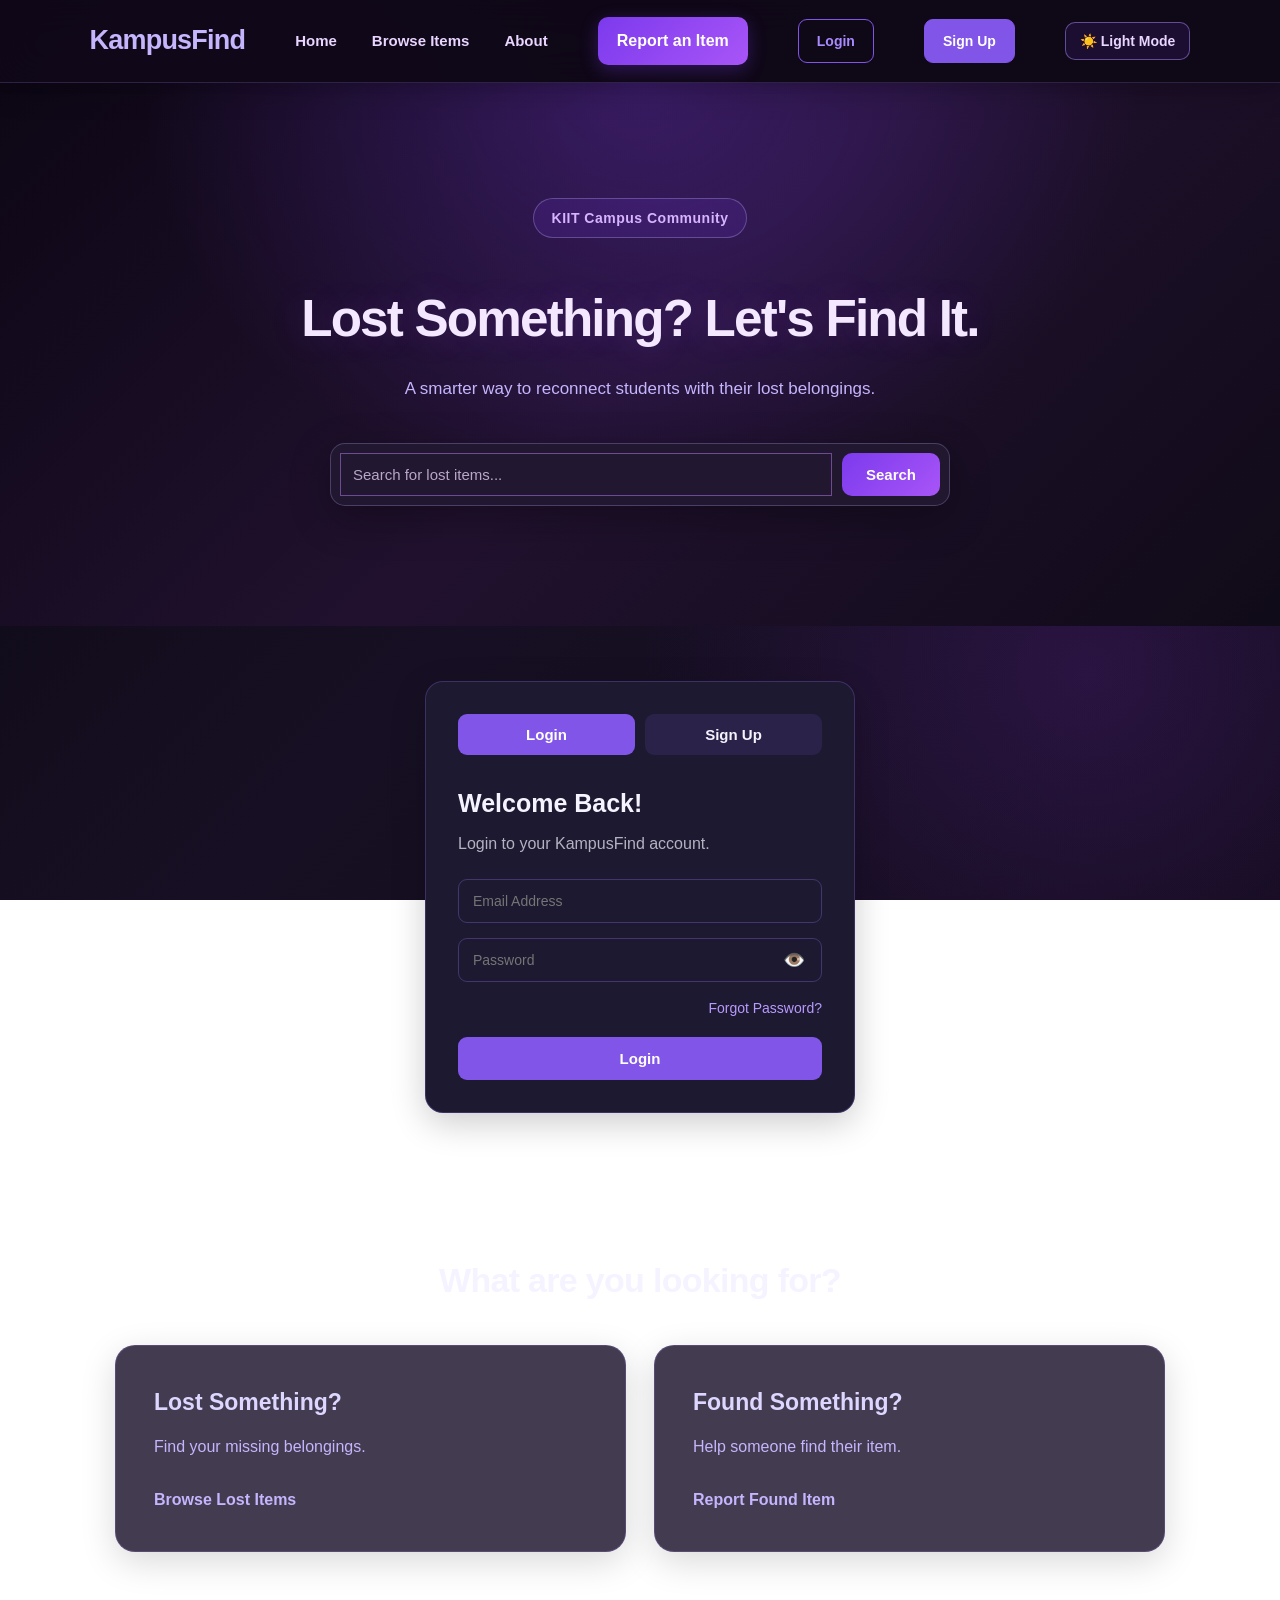
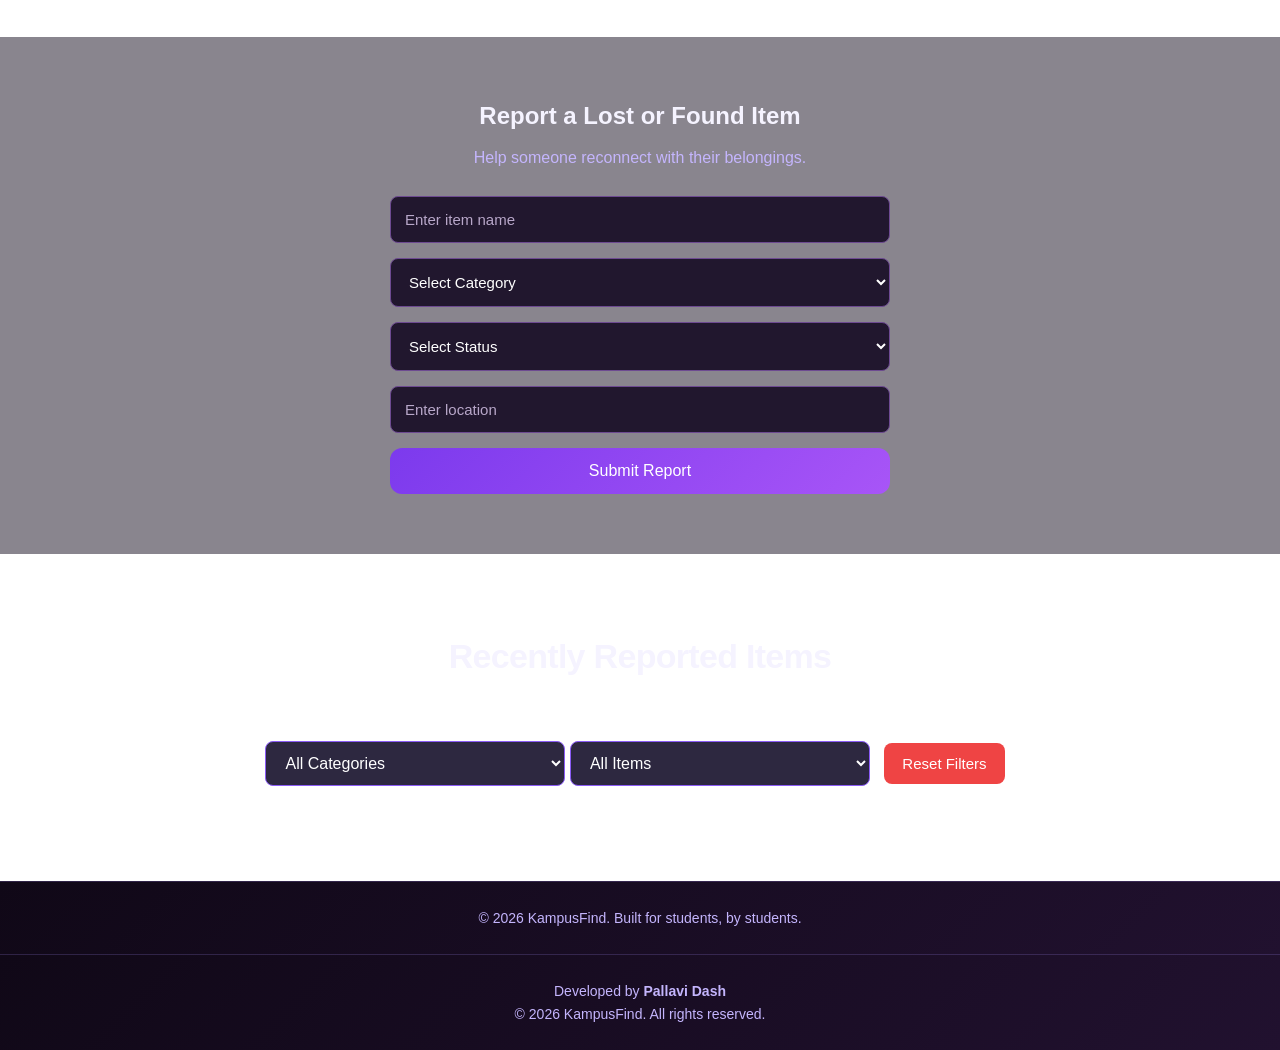
<file: index.html>
<!doctype html>
<html lang="en">
  <head>
    <meta charset="UTF-8" />
    <meta name="viewport" content="width=device-width, initial-scale=1.0" />

    <title>KampusFind | KIIT Lost & Found</title>

    <link rel="stylesheet" href="css/style.css" />
  </head>

  <body>
    <!-- Navigation Bar -->
    <header>
      <nav class="navbar">
        <div class="logo">KampusFind</div>

        <ul class="nav-links">
          <li><a href="#home">Home</a></li>
          <li><a href="#browse">Browse Items</a></li>
          <li><a href="#about">About</a></li>
        </ul>

        <a href="#report" class="nav-button">Report an Item</a>

        <a href="#auth" class="login-btn" id="loginNavBtn">Login</a>
        <a href="#auth" class="signup-btn" id="signupNavBtn">Sign Up</a>

        <button id="logoutBtn" class="logout-btn hidden" type="button">
          Logout
        </button>

        <button id="themeToggle" class="theme-toggle">☀️ Light Mode</button>
      </nav>
    </header>

    <!-- Hero Section -->
    <main>
      <section class="hero" id="home">
        <p class="tagline">KIIT Campus Community</p>

        <h1>Lost Something? Let's Find It.</h1>

        <p class="hero-description">
          A smarter way to reconnect students with their lost belongings.
        </p>

        <div class="search-box">
          <input
            type="text"
            id="searchInput"
            placeholder="Search for lost items..."
          />
          <button type="button" id="searchBtn">Search</button>
        </div>
      </section>

      <!-- Authentication Section -->
      <div id="appNotification" class="app-notification"></div>
      <section class="auth-section" id="auth">
        <div class="auth-container">
          <div class="auth-tabs">
            <button type="button" class="auth-tab active" id="loginTab">
              Login
            </button>

            <button type="button" class="auth-tab" id="signupTab">
              Sign Up
            </button>
          </div>

          <!-- Login Form -->
          <form id="loginForm" class="auth-form">
            <h2>Welcome Back!</h2>
            <p>Login to your KampusFind account.</p>

            <input
              type="email"
              id="loginEmail"
              placeholder="Email Address"
              required
            />

            <div class="password-wrapper">
              <input
                type="password"
                id="loginPassword"
                placeholder="Password"
                required
              />

              <button
                type="button"
                class="toggle-password"
                data-target="loginPassword"
              >
                👁️
              </button>
            </div>
            <a href="#" id="forgotPasswordLink">Forgot Password?</a>
            <button type="submit">Login</button>
          </form>

          <!-- Sign Up Form -->
          <form id="signupForm" class="auth-form hidden">
            <h2>Create Account</h2>
            <p>Join the KampusFind community.</p>

            <input
              type="text"
              id="signupName"
              placeholder="Full Name"
              required
            />

            <input
              type="email"
              id="signupEmail"
              placeholder="Email Address"
              required
            />

            <div class="password-wrapper">
              <input
                type="password"
                id="signupPassword"
                placeholder="Password"
                required
              />

              <button
                type="button"
                class="toggle-password"
                data-target="signupPassword"
              >
                👁️
              </button>
            </div>

            <button type="submit">Create Account</button>
            <button type="button" id="resendEmailBtn">
              Resend Confirmation Email
            </button>
          </form>
        </div>
      </section>

      <!-- Categories Section -->
      <section class="categories" id="browse">
        <h2>What are you looking for?</h2>

        <div class="category-container">
          <div class="category-card">
            <h3>Lost Something?</h3>
            <p>Find your missing belongings.</p>
            <a href="#lost">Browse Lost Items</a>
          </div>

          <div class="category-card">
            <h3>Found Something?</h3>
            <p>Help someone find their item.</p>
            <a href="#report">Report Found Item</a>
          </div>
        </div>
      </section>
      <section class="report-section" id="report">
        <h2>Report a Lost or Found Item</h2>
        <p>Help someone reconnect with their belongings.</p>

        <form id="reportForm">
          <input
            type="text"
            id="itemName"
            placeholder="Enter item name"
            required
          />

          <select id="itemCategory" required>
            <option value="">Select Category</option>
            <option value="Accessories">Accessories</option>
            <option value="Documents">Documents</option>
            <option value="Electronics">Electronics</option>
            <option value="Stationery">Stationery</option>
            <option value="Other">Other</option>
          </select>

          <select id="itemType" required>
            <option value="">Select Status</option>
            <option value="Lost">Lost</option>
            <option value="Found">Found</option>
          </select>

          <input
            type="text"
            id="itemLocation"
            placeholder="Enter location"
            required
          />

          <button type="submit">Submit Report</button>
        </form>
      </section>
      <section class="items-section" id="lost">
        <h2>Recently Reported Items</h2>
        <!-- Category Filter -->
        <select id="categoryFilter">
          <option value="All">All Categories</option>
          <option value="Electronics">Electronics</option>
          <option value="Stationery">Stationery</option>
          <option value="Documents">Documents</option>
          <option value="Accessories">Accessories</option>
          <option value="Other">Other</option>
        </select>
        <!-- Lost / Found Filter -->
        <select id="typeFilter">
          <option value="All">All Items</option>
          <option value="Lost">Lost Items</option>
          <option value="Found">Found Items</option>
        </select>
        <button id="resetFiltersBtn" type="button">Reset Filters</button>
        <p id="loadingMessage" style="display: none">Loading items...</p>
        <div class="items-container" id="itemsContainer"></div>
        <p id="noResults" style="display: none">No items found!</p>
      </section>
    </main>

    <!-- Edit Item Modal -->
    <div class="edit-modal hidden" id="editModal">
      <div class="edit-modal-content">
        <h2>Edit Item</h2>

        <form id="editItemForm">
          <label for="editItemName">Item Name</label>
          <input type="text" id="editItemName" required />

          <label for="editItemCategory">Category</label>
          <select id="editItemCategory" required>
            <option value="Electronics">Electronics</option>
            <option value="Stationery">Stationery</option>
            <option value="Documents">Documents</option>
            <option value="Accessories">Accessories</option>
            <option value="Other">Other</option>
          </select>

          <label for="editItemType">Type</label>
          <select id="editItemType" required>
            <option value="Lost">Lost</option>
            <option value="Found">Found</option>
          </select>

          <label for="editItemLocation">Location</label>
          <input type="text" id="editItemLocation" required />

          <div class="edit-modal-actions">
            <button type="submit">Save Changes</button>
            <button type="button" id="cancelEditBtn">Cancel</button>
          </div>
        </form>
      </div>
    </div>

    <!-- Footer -->
    <footer id="about">
      <p>© 2026 KampusFind. Built for students, by students.</p>
    </footer>

    <script type="module" src="js/app.js"></script>
    <footer class="site-footer">
      <p>Developed by <strong>Pallavi Dash</strong></p>
      <p>© 2026 KampusFind. All rights reserved.</p>
    </footer>
  </body>
</html>
</file>
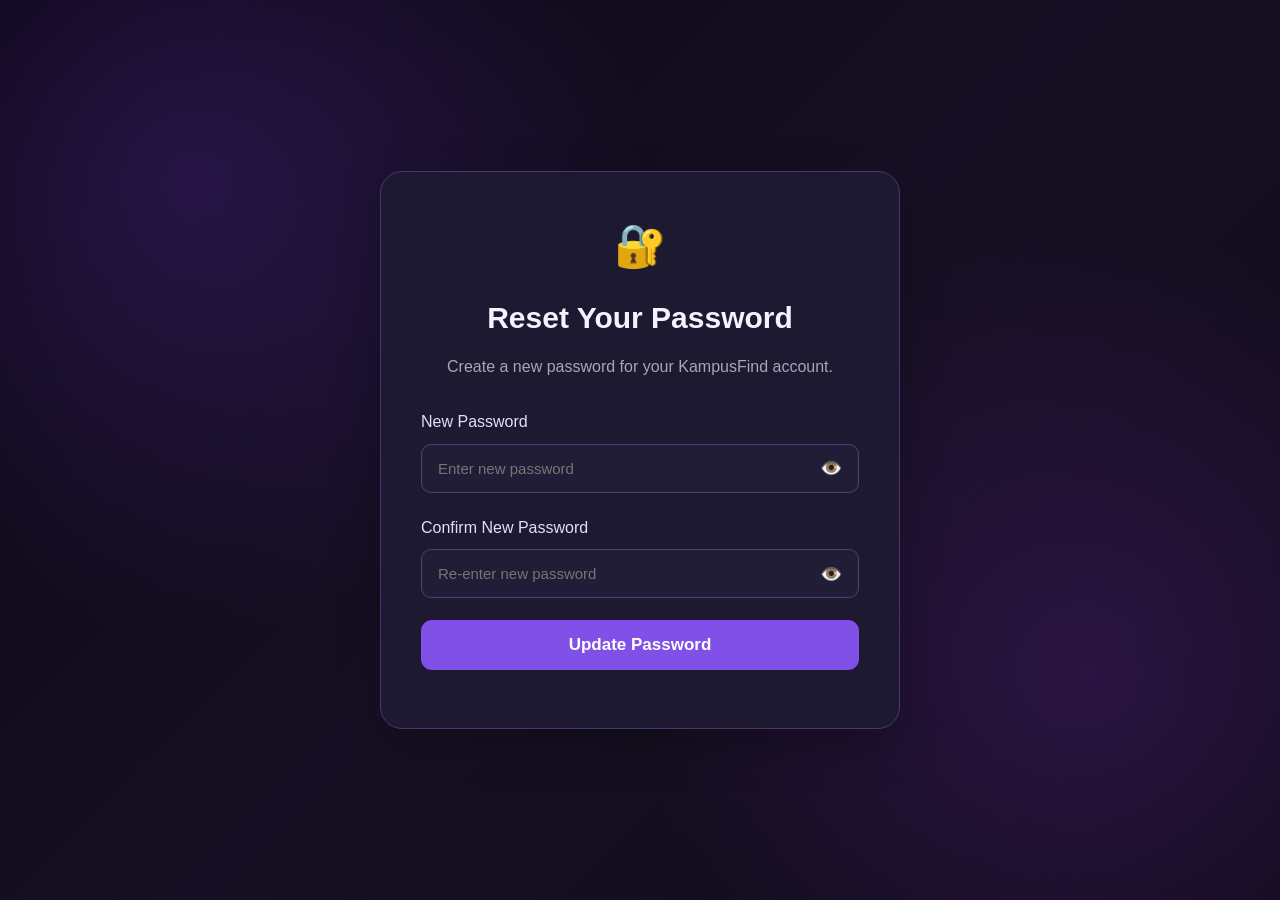
<file: reset-password.html>
<!doctype html>
<html lang="en">
  <head>
    <meta charset="UTF-8" />
    <meta name="viewport" content="width=device-width, initial-scale=1.0" />
    <title>Reset Password | KampusFind</title>
    <link rel="stylesheet" href="css/style.css" />
  </head>
  <body>
    <main class="reset-password-container">
      <div class="reset-password-card">
        <div class="reset-icon">🔐</div>

        <h1>Reset Your Password</h1>

        <p class="reset-subtitle">
          Create a new password for your KampusFind account.
        </p>

        <form id="resetPasswordForm">
          <div class="reset-input-group">
            <label for="newPassword">New Password</label>

            <div class="password-wrapper">
              <input
                type="password"
                id="newPassword"
                placeholder="Enter new password"
                required
                minlength="6"
              />

              <button
                type="button"
                class="toggle-password"
                data-target="newPassword"
              >
                👁️
              </button>
            </div>
          </div>

          <div class="reset-input-group">
            <label for="confirmPassword">Confirm New Password</label>

            <div class="password-wrapper">
              <input
                type="password"
                id="confirmPassword"
                placeholder="Re-enter new password"
                required
                minlength="6"
              />

              <button
                type="button"
                class="toggle-password"
                data-target="confirmPassword"
              >
                👁️
              </button>
            </div>
          </div>

          <button type="submit" class="reset-submit-btn">
            Update Password
          </button>
        </form>

        <p id="resetMessage" class="reset-message"></p>
      </div>
    </main>

    <script type="module" src="js/reset-password.js"></script>
  </body>
</html>
</file>
<file: css/style.css>
/* =========================
   1. GLOBAL STYLES
========================= */

* {
    margin: 0;
    padding: 0;
    box-sizing: border-box;
}

html {
    scroll-behavior: smooth;
}

body {
    font-family: Arial, sans-serif;
    background-color: #f8fafc;
    color: #172554;
    line-height: 1.6;
}

/* =========================
   2. NAVIGATION BAR
========================= */

header {
    background-color: #ffffff;
    box-shadow: 0 2px 12px rgba(0, 0, 0, 0.06);
    position: sticky;
    top: 0;
    z-index: 100;
}


.navbar {
    display: flex;
    justify-content: space-between;
    align-items: center;
    padding: 18px 8%;

    background: linear-gradient(
        110deg,
        #100817,
        #21112F,
        #160D20
    );

    border-bottom: 1px solid rgba(167, 139, 250, 0.25);

    box-shadow: 0 4px 25px rgba(0, 0, 0, 0.35);

    position: sticky;
    top: 0;
    z-index: 1000;
}

.logo {
    font-size: 26px;
    font-weight: bold;
    color: #C4B5FD;
    letter-spacing: 0.5px;
}

.nav-links {
    display: flex;
    list-style: none;
    gap: 30px;
}

.nav-links a {
    text-decoration: none;
    color: #E9D5FF;
    font-weight: 500;
    transition: color 0.3s ease;
}

.nav-links a:hover {
    color: #A78BFA;
}

.nav-button {
    background: linear-gradient(135deg, #7C3AED, #9333EA);
    color: white;
    padding: 11px 20px;
    border-radius: 8px;
    text-decoration: none;
    font-weight: 600;
    box-shadow: 0 4px 15px rgba(124, 58, 237, 0.25);
    transition: 0.3s ease;
}

.nav-button:hover {
    background: linear-gradient(135deg, #6D28D9, #7E22CE);
    transform: translateY(-2px);
}

/* =========================
   3. HERO SECTION
========================= */

.hero {
    background: linear-gradient(
        135deg,
        #172554,
        #1e40af
    );

    color: white;
    text-align: center;
    padding: 100px 20px 110px;
}

.tagline {
    display: inline-block;
    background-color: rgba(255, 255, 255, 0.12);
    color: #bfdbfe;
    padding: 7px 16px;
    border-radius: 30px;
    font-size: 14px;
    margin-bottom: 20px;
}

.hero h1 {
    font-size: 48px;
    margin-bottom: 15px;
    line-height: 1.2;
}

.hero-description {
    color: #dbeafe;
    font-size: 17px;
    margin-bottom: 32px;
}

/* =========================
   4. SEARCH BOX
========================= */

.search-box {
    background-color: white;
    max-width: 600px;
    margin: auto;
    padding: 8px;

    display: flex;
    gap: 10px;

    border-radius: 12px;
    box-shadow: 0 8px 25px rgba(0, 0, 0, 0.15);
}

.search-box input {
    flex: 1;
    min-width: 0;
    border: none;
    outline: none;
    padding: 12px;
    font-size: 15px;
}

.search-box button {
    background-color: #2563eb;
    color: white;
    border: none;
    padding: 12px 24px;
    border-radius: 8px;
    font-size: 15px;
    font-weight: bold;
    cursor: pointer;
    transition: background-color 0.3s;
}

.search-box button:hover {
    background-color: #1d4ed8;
}

/* =========================
   5. CATEGORY SECTION
========================= */

.categories {
    max-width: 1100px;
    margin: auto;
    padding: 75px 25px;
}

.categories h2 {
    text-align: center;
    font-size: 30px;
    margin-bottom: 35px;
    color: #172554;
}

.category-container {
    display: grid;
    grid-template-columns: repeat(2, 1fr);
    gap: 25px;
}

.category-card {
    background-color: white;
    padding: 35px;
    border-radius: 15px;
    border: 1px solid #e2e8f0;
    box-shadow: 0 4px 15px rgba(0, 0, 0, 0.04);
    transition: transform 0.3s, box-shadow 0.3s;
}

.category-card:hover {
    transform: translateY(-6px);
    box-shadow: 0 10px 25px rgba(0, 0, 0, 0.08);
}

.category-card h3 {
    font-size: 22px;
    margin-bottom: 10px;
    color: #1e3a8a;
}

.category-card p {
    color: #64748b;
    margin-bottom: 20px;
}

.category-card a {
    display: inline-block;
    text-decoration: none;
    color: #2563eb;
    font-weight: bold;
}

.category-card a:hover {
    text-decoration: underline;
}

/* =========================
   6. FOOTER
========================= */

footer {
    background-color: #172554;
    color: #cbd5e1;
    text-align: center;
    padding: 25px 15px;
    font-size: 14px;
}

/* =========================
   7. RESPONSIVE DESIGN
========================= */

@media (max-width: 768px) {

    .navbar {
        flex-wrap: wrap;
        gap: 15px;
        padding: 15px 20px;
    }

    .nav-links {
        gap: 15px;
        font-size: 14px;
    }

    .nav-button {
        font-size: 13px;
    }

    .hero {
        padding: 75px 20px;
    }

    .hero h1 {
        font-size: 34px;
    }

    .category-container {
        grid-template-columns: 1fr;
    }

    .categories h2 {
        font-size: 25px;
    }
}

@media (max-width: 480px) {

    .navbar {
        justify-content: center;
    }

    .nav-links {
        width: 100%;
        justify-content: center;
    }

    .hero h1 {
        font-size: 29px;
    }

    .hero-description {
        font-size: 15px;
    }

    .search-box {
        flex-direction: column;
    }

    .search-box button {
        width: 100%;
    }
}
.items-section {
    padding: 60px 8%;
    text-align: center;
}

.items-section h2 {
    margin-bottom: 30px;
}

.items-container {
    display: grid;
    grid-template-columns: repeat(auto-fit, minmax(220px, 1fr));
    gap: 20px;
}

.item-card {
    background: white;
    padding: 25px;
    border-radius: 12px;
    text-align: left;
    box-shadow: 0 4px 12px rgba(0, 0, 0, 0.08);
}

.item-card h3 {
    margin-bottom: 15px;
    color: #1e3a8a;
}

.item-card p {
    margin: 8px 0;
    color: #475569;
}
.report-section {
    padding: 60px 8%;
    text-align: center;
    background: #100B18;
color: #F5F3FF;
}

.report-section h2 {
    color: #1e3a8a;
    margin-bottom: 10px;
}

.report-section p {
    color: #64748b;
    margin-bottom: 25px;
}

#reportForm {
    max-width: 500px;
    margin: auto;
    display: flex;
    flex-direction: column;
    gap: 15px;
}

#reportForm input,
#reportForm select {
    padding: 14px;
    border: 1px solid #cbd5e1;
    border-radius: 8px;
    font-size: 15px;
    background: white;
}
#reportForm input:focus,
#reportForm select:focus {
    outline: none;
    border: 1px solid #A855F7;
    box-shadow: 0 0 0 3px rgba(168, 85, 247, 0.2);
}

#reportForm button {
    padding: 14px;
    background: #2563eb;
    color: white;
    border: none;
    border-radius: 8px;
    font-size: 16px;
    cursor: pointer;
    transition: all 0.3s ease;
}

#reportForm button:hover {
    background: #1d4ed8;
}
.delete-btn {
        display: inline-block;
    margin-top: 15px;
    padding: 9px 15px;
    background: #ef4444;
    color: white;
    border: none;
    border-radius: 6px;
    cursor: pointer;
}

.delete-btn:hover {
    background: #dc2626;
}

.edit-btn {
        display: inline-block;
    margin-top: 15px;
    margin-right: 8px;
    padding: 9px 15px;
    background: #8b5cf6;
    color: white;
    border: none;
    border-radius: 6px;
    cursor: pointer;
    transition: background 0.3s ease;
}

.edit-btn:hover {
    background: #7c3aed;
}
.item-actions {
    display: flex;
    align-items: center;
    gap: 10px;
    flex-wrap: wrap;
}

.item-actions button {
    margin-top: 15px;
}

.item-card-header {
    display: flex;
    justify-content: space-between;
    align-items: center;
    gap: 10px;
    margin-bottom: 15px;
}

.item-card-header h3 {
    margin-bottom: 0;
}

.status-badge {
    padding: 5px 10px;
    border-radius: 20px;
    font-size: 12px;
    font-weight: bold;
    text-transform: uppercase;
}

.status-badge.lost {
    background: #fee2e2;
    color: #dc2626;
}

.status-badge.found {
    background: #dcfce7;
    color: #15803d;
}
/* DARK PURPLE THEME */

body {
    background:
        radial-gradient(
            circle at 15% 20%,
            rgba(124, 58, 237, 0.22),
            transparent 35%
        ),
        radial-gradient(
            circle at 85% 75%,
            rgba(147, 51, 234, 0.18),
            transparent 35%
        ),
        linear-gradient(
            135deg,
            #090610,
            #171024,
            #100B18
        );

    background-attachment: fixed;
    color: #F5F3FF;
}

/* Section backgrounds */

.categories,
.items-section,
.report-section {
    background: transparent;
}

/* Section headings */

.categories h2,
.items-section h2,
.report-section h2 {
    color: #F5F3FF;
}

/* Category and item cards */

.category-card,
.item-card {
    background: rgba(35, 25, 49, 0.92);
    border: 1px solid rgba(167, 139, 250, 0.2);
    color: #F5F3FF;
}

/* Card text */

.category-card p,
.item-card p,
.report-section p {
    color: #C4B5FD;
}

/* Card headings */

.category-card h3,
.item-card h3 {
    color: #DDD6FE;
}

/* Search and form inputs */

.search-box input,
#reportForm input,
#reportForm select {
    background: #21172E;
    color: white;
    border: 1px solid #6D4A91;
}

.search-box input::placeholder,
#reportForm input::placeholder {
    color: #B8A7C9;
}

/* Report section */

.report-section {
    background: rgba(20, 13, 30, 0.5);
}

/* Links */

.category-card a {
    color: #C4B5FD;
}
/* HERO SECTION - DARK PURPLE THEME */

.hero {
    background:
        radial-gradient(circle at 20% 30%, rgba(124, 58, 237, 0.25), transparent 40%),
        linear-gradient(135deg, #100817, #21112F, #100B18);
    color: #F5F3FF;
    padding: 100px 20px;
    text-align: center;
}

.hero .tagline {
    color: #C4B5FD;
}

.hero h1 {
    color: #E9D5FF;
}

.hero-description {
    color: #C4B5FD;
}

.search-box button {
    background: linear-gradient(135deg, #7C3AED, #9333EA);
    color: white;
    border: none;
    cursor: pointer;
}

.search-box button:hover {
    background: linear-gradient(135deg, #6D28D9, #7E22CE);
}
/* DARK / LIGHT MODE TOGGLE BUTTON */

.theme-toggle {
    background: #2B1B3A;
    color: #E9D5FF;
    border: 1px solid #A78BFA;
    padding: 10px 15px;
    border-radius: 8px;
    font-size: 14px;
    font-weight: 600;
    cursor: pointer;
    transition: background 0.3s ease;
}

.theme-toggle:hover {
    background: #7C3AED;
    color: white;
    transform: translateY(-2px);
}
/* LIGHT MODE THEME */

body.light-mode {
    background: #F8F5FF;
    color: #241633;
    background-attachment: fixed;
}

body.light-mode .navbar {
    background: linear-gradient(110deg, #FFFFFF, #F0E7FF);
    border-bottom: 1px solid #DDD0F5;
}

body.light-mode .logo {
    color: #6D28D9;
}

body.light-mode .nav-links a {
    color: #4C1D95;
}

body.light-mode .nav-links a:hover {
    color: #9333EA;
}

body.light-mode .hero {
    background: linear-gradient(135deg, #F3E8FF, #EDE9FE, #FAF5FF);
    color: #241633;
}

body.light-mode .hero h1 {
    color: #4C1D95;
}

body.light-mode .hero .tagline,
body.light-mode .hero-description {
    color: #6B4B8A;
}

body.light-mode .categories h2,
body.light-mode .items-section h2,
body.light-mode .report-section h2 {
    color: #4C1D95;
}

body.light-mode .category-card,
body.light-mode .item-card {
    background: #FFFFFF;
    border: 1px solid #E2D5F5;
    color: #241633;
    box-shadow: 0 5px 20px rgba(109, 40, 217, 0.08);
}

body.light-mode .category-card h3,
body.light-mode .item-card h3 {
    color: #5B21B6;
}

body.light-mode .category-card p,
body.light-mode .item-card p,
body.light-mode .report-section p {
    color: #6B5B7A;
}

body.light-mode .report-section {
    background: #F3ECFC;
}

body.light-mode #reportForm input,
body.light-mode #reportForm select,
body.light-mode .search-box input {
    background: #FFFFFF;
    color: #241633;
    border: 1px solid #C4B5FD;
}

body.light-mode .search-box input::placeholder,
body.light-mode #reportForm input::placeholder {
    color: #8B7A9D;
}

body.light-mode .category-card a {
    color: #7C3AED;
}

body.light-mode footer {
    background: #EEE5FA;
    color: #4C1D95;
}

body.light-mode .theme-toggle {
    background: #FFFFFF;
    color: #6D28D9;
    border-color: #A78BFA;
}

/* =====================================
   KAMPUSFIND - PREMIUM UI POLISH
===================================== */

/* 1. NAVBAR */

header {
    position: sticky;
    top: 0;
    z-index: 1000;
    background: transparent;
}

.navbar {
    display: flex;
    justify-content: space-between;
    align-items: center;
    gap: 22px;
    padding: 17px 7%;
    background: rgba(16, 8, 23, 0.92);
    backdrop-filter: blur(18px);
    border-bottom: 1px solid rgba(167, 139, 250, 0.2);
    box-shadow: 0 8px 30px rgba(0, 0, 0, 0.2);
    position: relative;
    top: auto;
}

.logo {
    font-size: 27px;
    font-weight: 800;
    letter-spacing: -0.8px;
    color: #C4B5FD;
    white-space: nowrap;
}

.nav-links {
    display: flex;
    align-items: center;
    gap: 35px;
}

.nav-links a {
    position: relative;
    text-decoration: none;
    color: #E9D5FF;
    font-size: 15px;
    font-weight: 600;
    transition: color 0.3s ease;
}

.nav-links a::after {
    content: "";
    position: absolute;
    width: 0;
    height: 2px;
    left: 0;
    bottom: -7px;
    background: #A78BFA;
    transition: width 0.3s ease;
}

.nav-links a:hover {
    color: #C4B5FD;
}

.nav-links a:hover::after {
    width: 100%;
}

.nav-button {
    background: linear-gradient(135deg, #7C3AED, #A855F7);
    color: white;
    padding: 11px 19px;
    border-radius: 10px;
    text-decoration: none;
    font-weight: 700;
    box-shadow: 0 5px 18px rgba(124, 58, 237, 0.3);
    transition: all 0.3s ease;
    white-space: nowrap;
}

.nav-button:hover {
    transform: translateY(-3px);
    box-shadow: 0 8px 24px rgba(124, 58, 237, 0.45);
}

.theme-toggle {
    background: rgba(124, 58, 237, 0.12);
    color: #E9D5FF;
    border: 1px solid rgba(167, 139, 250, 0.5);
    padding: 10px 14px;
    border-radius: 10px;
    font-size: 14px;
    font-weight: 600;
    cursor: pointer;
    transition: all 0.3s ease;
    white-space: nowrap;
}

.theme-toggle:hover {
    background: #7C3AED;
    color: white;
    transform: translateY(-2px);
}


/* 2. HERO SECTION */

.hero {
    position: relative;
    overflow: hidden;
    padding: 115px 20px 120px;
    text-align: center;
    background:
        radial-gradient(ellipse at 50% 0%, rgba(124, 58, 237, 0.3), transparent 55%),
        linear-gradient(135deg, #0D0715, #21112F, #100B18);
    color: #F5F3FF;
}

.hero .tagline {
    display: inline-block;
    padding: 8px 18px;
    margin-bottom: 25px;
    border: 1px solid rgba(196, 181, 253, 0.3);
    border-radius: 30px;
    background: rgba(124, 58, 237, 0.15);
    color: #D8B4FE;
    font-size: 14px;
    font-weight: 600;
    letter-spacing: 0.5px;
}

.hero h1 {
    max-width: 850px;
    margin: 0 auto 20px;
    font-size: clamp(36px, 5vw, 58px);
    font-weight: 800;
    line-height: 1.15;
    letter-spacing: -1.8px;
    color: #F3E8FF;
    text-shadow: 0 0 35px rgba(168, 85, 247, 0.2);
}

.hero-description {
    max-width: 600px;
    margin: 0 auto 38px;
    color: #C4B5FD;
    font-size: 17px;
    line-height: 1.8;
}

.search-box {
    max-width: 620px;
    padding: 9px;
    border: 1px solid rgba(196, 181, 253, 0.25);
    border-radius: 15px;
    background: rgba(35, 25, 49, 0.9);
    box-shadow: 0 12px 40px rgba(0, 0, 0, 0.3);
}

.search-box input {
    background: transparent;
    color: white;
}

.search-box button {
    border-radius: 10px;
    background: linear-gradient(135deg, #7C3AED, #A855F7);
    transition: all 0.3s ease;
}

.search-box button:hover {
    transform: scale(1.03);
}


/* 3. CATEGORY CARDS */

.categories {
    padding-top: 85px;
    padding-bottom: 85px;
}

.categories h2,
.items-section h2 {
    font-size: clamp(25px, 3vw, 34px);
    font-weight: 800;
    letter-spacing: -0.7px;
    margin-bottom: 38px;
}

.category-container {
    gap: 28px;
}

.category-card {
    position: relative;
    overflow: hidden;
    padding: 38px;
    border-radius: 20px;
    background: rgba(35, 25, 49, 0.85);
    border: 1px solid rgba(167, 139, 250, 0.22);
    box-shadow: 0 10px 35px rgba(0, 0, 0, 0.15);
    transition: all 0.35s ease;
}

.category-card:hover {
    transform: translateY(-8px);
    border-color: rgba(167, 139, 250, 0.65);
    box-shadow: 0 18px 40px rgba(124, 58, 237, 0.18);
}

.category-card h3 {
    font-size: 23px;
    margin-bottom: 12px;
}

.category-card p {
    line-height: 1.8;
}

.category-card a {
    display: inline-block;
    margin-top: 5px;
    transition: all 0.3s ease;
}

.category-card a:hover {
    transform: translateX(5px);
    text-decoration: none;
}


/* 4. RECENTLY REPORTED ITEM CARDS */

.items-section {
    padding: 75px 8%;
}

.items-container {
    gap: 25px;
}

.item-card {
    padding: 25px;
    border-radius: 17px;
    border: 1px solid rgba(167, 139, 250, 0.22);
    background: rgba(35, 25, 49, 0.9);
    box-shadow: 0 8px 25px rgba(0, 0, 0, 0.15);
    transition: all 0.3s ease;
}

.item-card:hover {
    transform: translateY(-6px);
    border-color: rgba(167, 139, 250, 0.6);
    box-shadow: 0 15px 35px rgba(124, 58, 237, 0.15);
}

.item-card h3 {
    font-size: 19px;
}

.item-card p {
    line-height: 1.8;
}

.status-badge {
    letter-spacing: 0.4px;
}

.delete-btn {
    border-radius: 8px;
    transition: all 0.3s ease;
}

.delete-btn:hover {
    transform: translateY(-2px);
}


/* 5. LIGHT MODE POLISH */

body.light-mode .navbar {
    background: rgba(255, 255, 255, 0.92);
    backdrop-filter: blur(18px);
    border-bottom: 1px solid #E2D5F5;
}

body.light-mode .hero {
    background:
        radial-gradient(ellipse at 50% 0%, rgba(196, 181, 253, 0.5), transparent 55%),
        linear-gradient(135deg, #FAF5FF, #EDE9FE, #F8F5FF);
}

body.light-mode .hero h1 {
    color: #4C1D95;
    text-shadow: none;
}

body.light-mode .hero .tagline {
    background: #F0E7FF;
    border-color: #DDD0F5;
    color: #6D28D9;
}

body.light-mode .hero-description {
    color: #6B4B8A;
}

body.light-mode .search-box {
    background: white;
    border-color: #E2D5F5;
}

body.light-mode .search-box input {
    background: white;
    color: #241633;
}

body.light-mode .category-card,
body.light-mode .item-card {
    background: rgba(255, 255, 255, 0.95);
    border: 1px solid #E5D9F5;
    box-shadow: 0 8px 25px rgba(109, 40, 217, 0.07);
}

body.light-mode .category-card:hover,
body.light-mode .item-card:hover {
    border-color: #B99AEF;
    box-shadow: 0 15px 35px rgba(109, 40, 217, 0.13);
}

body.light-mode .theme-toggle {
    background: #F3E8FF;
    color: #6D28D9;
    border-color: #C4B5FD;
}


/* 6. MOBILE RESPONSIVENESS */

@media (max-width: 768px) {
    .navbar {
        justify-content: center;
        flex-wrap: wrap;
        padding: 16px 18px;
        gap: 18px;
    }

    .nav-links {
        justify-content: center;
        flex-wrap: wrap;
        gap: 22px;
    }

    .hero {
        padding: 85px 20px;
    }

    .category-card {
        padding: 28px;
    }
}

@media (max-width: 480px) {
    .navbar {
        gap: 15px;
    }

    .logo {
        font-size: 24px;
    }

    .nav-links {
        gap: 17px;
    }

    .nav-links a {
        font-size: 13px;
    }

    .nav-button,
    .theme-toggle {
        padding: 9px 12px;
        font-size: 12px;
    }

    .hero {
        padding: 70px 17px;
    }

    .hero h1 {
        letter-spacing: -1px;
    }

    .category-card {
        padding: 25px;
    }
}

/* Report Button - Purple Theme */
#reportForm button {
    background: linear-gradient(135deg, #7C3AED, #A855F7);
    color: white;
    border: none;
    border-radius: 12px;
    cursor: pointer;
    transition: 0.3s ease;
}

#reportForm button:hover {
    background: linear-gradient(135deg, #5B21B6, #7E22CE);
    transform: translateY(-4px);
    box-shadow: 0 10px 25px rgba(147, 51, 234, 0.4);
}

/* Footer - Purple Theme */
footer {
    background: linear-gradient(135deg, #100817, #21112F);
    color: #C4B5FD;
    border-top: 1px solid rgba(167, 139, 250, 0.2);
}

/* Light Mode */
body.light-mode #reportForm button {
    background: linear-gradient(135deg, #7C3AED, #A855F7);
    color: white;
}

body.light-mode footer {
    background: #EEE5FA;
    color: #4C1D95;
}

/* Hero Heading Improvement */
.hero h1 {
    font-size: clamp(36px, 4vw, 62px);
    line-height: 1.2;
    max-width: 1350px;
    width: 100%;
    margin: 25px auto;
    padding: 0 15px;
    text-wrap: balance;
}

/* Mobile Hero Heading */
@media (max-width: 768px) {
    .hero h1 {
        font-size: 36px;
        line-height: 1.2;
    }
}

/* Authentication Section */
.auth-section {
    padding: 55px 20px;
    display: flex;
    justify-content: center;
    align-items: center;
}

.auth-container {
    width: 100%;
    max-width: 430px;
    padding: 32px;
    border-radius: 18px;
    background: var(--card-bg, #1c1930);
    border: 1px solid rgba(160, 120, 255, 0.25);
    box-shadow: 0 10px 35px rgba(0, 0, 0, 0.2);
}

.auth-tabs {
    display: flex;
    gap: 10px;
    margin-bottom: 28px;
}

.auth-tab {
    flex: 1;
    padding: 12px;
    border: none;
    border-radius: 9px;
    cursor: pointer;
    background: rgba(140, 100, 255, 0.12);
    color: inherit;
    font-size: 15px;
    font-weight: 600;
}

.auth-tab.active {
    background: #8055e8;
    color: white;
}

.auth-form h2 {
    margin-bottom: 8px;
    font-size: 25px;
}

.auth-form p {
    margin-bottom: 22px;
    opacity: 0.7;
}

.auth-form input {
    width: 100%;
    padding: 13px 14px;
    margin-bottom: 15px;
    border: 1px solid rgba(160, 120, 255, 0.3);
    border-radius: 9px;
    background: transparent;
    color: inherit;
    font-size: 14px;
    outline: none;
}

.auth-form input:focus {
    border-color: #9b78ff;
}

.auth-form button {
    width: 100%;
    padding: 13px;
    border: none;
    border-radius: 9px;
    background: #8055e8;
    color: white;
    font-size: 15px;
    font-weight: 600;
    cursor: pointer;
}

.auth-form button:hover {
    background: #7044d5;
}

.hidden {
    display: none;
}

@media (max-width: 480px) {
    .auth-container {
        padding: 24px 18px;
    }
}
#resendEmailBtn {
    margin-top: 12px;
}

/* Navbar Authentication Buttons */

.login-btn,
.signup-btn,
.logout-btn {
    display: inline-flex;
    align-items: center;
    justify-content: center;
    padding: 10px 18px;
    border-radius: 9px;
    text-decoration: none;
    font-size: 14px;
    font-weight: 600;
    cursor: pointer;
    transition: all 0.3s ease;
    border: 1px solid #8055e8;
}

/* Login Button */
.login-btn {
    background: transparent;
    color: #a98aff;
}

.login-btn:hover {
    background: rgba(128, 85, 232, 0.15);
}

/* Sign Up Button */
.signup-btn {
    background: #8055e8;
    color: white;
}

.signup-btn:hover {
    background: #7044d5;
    transform: translateY(-2px);
}

/* Logout Button */
.logout-btn {
    background: #8055e8;
    color: white;
}

.logout-btn:hover {
    background: #7044d5;
    transform: translateY(-2px);
}

/* Keep hidden buttons hidden */
.hidden {
    display: none !important;
}

/* Edit Item Modal */

.edit-modal {
    position: fixed;
    inset: 0;
    background: rgba(0, 0, 0, 0.75);
    display: flex;
    justify-content: center;
    align-items: center;
    z-index: 1000;
    padding: 20px;
}

.edit-modal.hidden {
    display: none;
}

.edit-modal-content {
    background: #1e1b2e;
    color: white;
    width: 100%;
    max-width: 450px;
    padding: 25px;
    border-radius: 14px;
    box-shadow: 0 10px 35px rgba(0, 0, 0, 0.4);
}

.edit-modal-content h2 {
    margin-bottom: 20px;
    color: #a78bfa;
}

.edit-modal-content label {
    display: block;
    margin: 12px 0 6px;
}

.edit-modal-content input,
.edit-modal-content select {
    width: 100%;
    padding: 11px;
    border: 1px solid #51466d;
    border-radius: 7px;
    background: #2d2840;
    color: white;
    box-sizing: border-box;
}

.edit-modal-actions {
    display: flex;
    gap: 10px;
    margin-top: 22px;
}

.edit-modal-actions button {
    flex: 1;
    padding: 11px;
    border: none;
    border-radius: 7px;
    color: white;
    cursor: pointer;
}

.edit-modal-actions button[type="submit"] {
    background: #8b5cf6;
}

.edit-modal-actions button[type="button"] {
    background: #ef4444;
}
/* Resolved Item Badge */

.resolved-badge {
    display: inline-block;
    margin-top: 10px;
    padding: 6px 12px;
    background: #166534;
    color: #dcfce7;
    font-size: 12px;
    font-weight: bold;
    border-radius: 20px;
    letter-spacing: 0.5px;
}
/* Mark as Resolved Button */
.resolve-btn {
    margin-top: 15px;
    padding: 9px 15px;
    background: #16a34a;
    color: white;
    border: none;
    border-radius: 6px;
    cursor: pointer;
   /* Fix Password Eye Button */
 transition: background 0.3s ease;
}

.resolve-btn:hover {
    background: #15803d;
}
/* Category Filter */
#categoryFilter,
#typeFilter {    width: 100%;
    max-width: 300px;
    padding: 12px 15px;
    margin: 20px 0;
    background: #2d2840;
    color: white;
    border: 1px solid #8b5cf6;
    border-radius: 8px;
    font-size: 16px;
    cursor: pointer;
}

#categoryFilter option {
    background: #1e1b2e;
    color: white;
}
/* Reset Filters Button */
#resetFiltersBtn {
    padding: 12px 18px;
    margin: 10px;
    background: #ef4444;
    color: white;
    border: none;
    border-radius: 8px;
    font-size: 15px;
    cursor: pointer;
    transition: background 0.3s ease;
}

#resetFiltersBtn:hover {
    background: #dc2626;
}
/* Password Eye Toggle */
.password-wrapper {
    position: relative;
    width: 100%;
}

.password-wrapper input {
    width: 100%;
    padding-right: 50px;
    display: block;
}

.password-wrapper .toggle-password {
    position: absolute !important;
    top: 0 !important;
    bottom: 0 !important;
    right: 12px !important;

    width: 32px !important;
    height: 32px !important;
    min-width: 32px !important;

    margin: auto 0 !important;
    padding: 0 !important;

    display: flex !important;
    align-items: center !important;
    justify-content: center !important;

    background: transparent !important;
    border: none !important;
    box-shadow: none !important;
    transform: none !important;

    font-size: 18px;
    line-height: 1;
    cursor: pointer;
    z-index: 2;
}
/* Forgot Password Link */
#forgotPasswordLink {
    display: block;
    width: fit-content;
    margin: 12px 0 18px auto;

    color: #b99aff;
    font-size: 14px;
    font-weight: 500;
    text-decoration: none;

    transition: color 0.3s ease;
}

#forgotPasswordLink:hover {
    color: #d5c2ff;
    text-decoration: underline;
}

/* Reset Password Page */

.reset-password-container {
    min-height: 100vh;
    display: flex;
    align-items: center;
    justify-content: center;
    padding: 30px 20px;
}

.reset-password-card {
    width: 100%;
    max-width: 520px;
    padding: 40px;
    background: #1c1930;
    border: 1px solid #49366f;
    border-radius: 22px;
    box-shadow: 0 15px 45px rgba(0, 0, 0, 0.25);
}

.reset-icon {
    font-size: 42px;
    text-align: center;
    margin-bottom: 15px;
}

.reset-password-card h1 {
    color: #f5f1ff;
    text-align: center;
    font-size: 30px;
    margin-bottom: 12px;
}

.reset-subtitle {
    color: #aaa4bb;
    text-align: center;
    line-height: 1.6;
    margin-bottom: 30px;
}

.reset-input-group {
    margin-bottom: 22px;
}

.reset-input-group label {
    display: block;
    color: #e5ddf7;
    margin-bottom: 9px;
    font-weight: 500;
}

.reset-input-group input {
    width: 100%;
    box-sizing: border-box;
    padding: 15px 16px;
    background: #211d36;
    border: 1px solid #514078;
    border-radius: 10px;
    color: white;
    font-size: 15px;
    outline: none;
}

.reset-input-group input:focus {
    border-color: #8956ed;
    box-shadow: 0 0 0 3px rgba(137, 86, 237, 0.15);
}

.reset-submit-btn {
    width: 100%;
    padding: 15px;
    background: #8050e8;
    color: white;
    border: none;
    border-radius: 11px;
    font-size: 17px;
    font-weight: 600;
    cursor: pointer;
    transition: 0.3s ease;
}

.reset-submit-btn:hover {
    background: #9569f3;
    transform: translateY(-2px);
}

.reset-message {
    color: #cbb7ff;
    text-align: center;
    margin-top: 18px;
}

@media (max-width: 550px) {
    .reset-password-card {
        padding: 28px 20px;
    }

    .reset-password-card h1 {
        font-size: 25px;
    }
}
/* Light Mode - Authentication Section */

body.light-mode .auth-container {
    background: #FFFFFF;
    color: #241633;
    border: 1px solid #DDD0F5;
    box-shadow: 0 10px 35px rgba(109, 40, 217, 0.12);
}

/* Login and Sign Up Headings */
body.light-mode .auth-form h2 {
    color: #4C1D95;
}

body.light-mode .auth-form p {
    color: #6B5B7A;
}

/* Authentication Inputs */
body.light-mode .auth-form input {
    background: #FAF8FF;
    color: #241633;
    border: 1px solid #C4B5FD;
}

body.light-mode .auth-form input::placeholder {
    color: #9686A8;
}

/* Login and Sign Up Tabs */
body.light-mode .auth-tab {
    background: #F0E7FF;
    color: #5B21B6;
}

body.light-mode .auth-tab.active {
    background: #8050E8;
    color: #FFFFFF;
}

/* Forgot Password */
body.light-mode #forgotPasswordLink {
    color: #7C3AED;
}

body.light-mode #forgotPasswordLink:hover {
    color: #5B21B6;
}
/* Light Mode - Recently Reported Filters */

body.light-mode #categoryFilter,
body.light-mode #typeFilter {
    background: #FFFFFF;
    color: #4C1D95;
    border: 1px solid #C4B5FD;
    border-radius: 12px;
    box-shadow: 0 4px 12px rgba(109, 40, 217, 0.08);
}

/* Dropdown Options */
body.light-mode #categoryFilter option,
body.light-mode #typeFilter option {
    background: #FFFFFF;
    color: #4C1D95;
}

/* Dropdown Focus */
body.light-mode #categoryFilter:focus,
body.light-mode #typeFilter:focus {
    outline: none;
    border-color: #8050E8;
    box-shadow: 0 0 0 3px rgba(128, 80, 232, 0.15);
}

/* Reset Filters Button */
body.light-mode #resetFiltersBtn {
    background: #EF4444;
    color: #FFFFFF;
    border: none;
}
/* App Notification */
.app-notification {
    display: none;
    padding: 14px 18px;
    margin-bottom: 18px;
    border-radius: 12px;
    font-size: 14px;
    font-weight: 500;
    background: rgba(34, 197, 94, 0.12);
    color: #4ade80;
    border: 1px solid rgba(34, 197, 94, 0.35);
}

body.light-mode .app-notification {
    background: #ecfdf5;
    color: #15803d;
    border: 1px solid #86efac;
}
/* Error Notification */
.app-notification.error {
    background: rgba(239, 68, 68, 0.12);
    color: #f87171;
    border: 1px solid rgba(239, 68, 68, 0.4);
}

body.light-mode .app-notification.error {
    background: #fef2f2;
    color: #dc2626;
    border: 1px solid #fca5a5;
}
</file>
